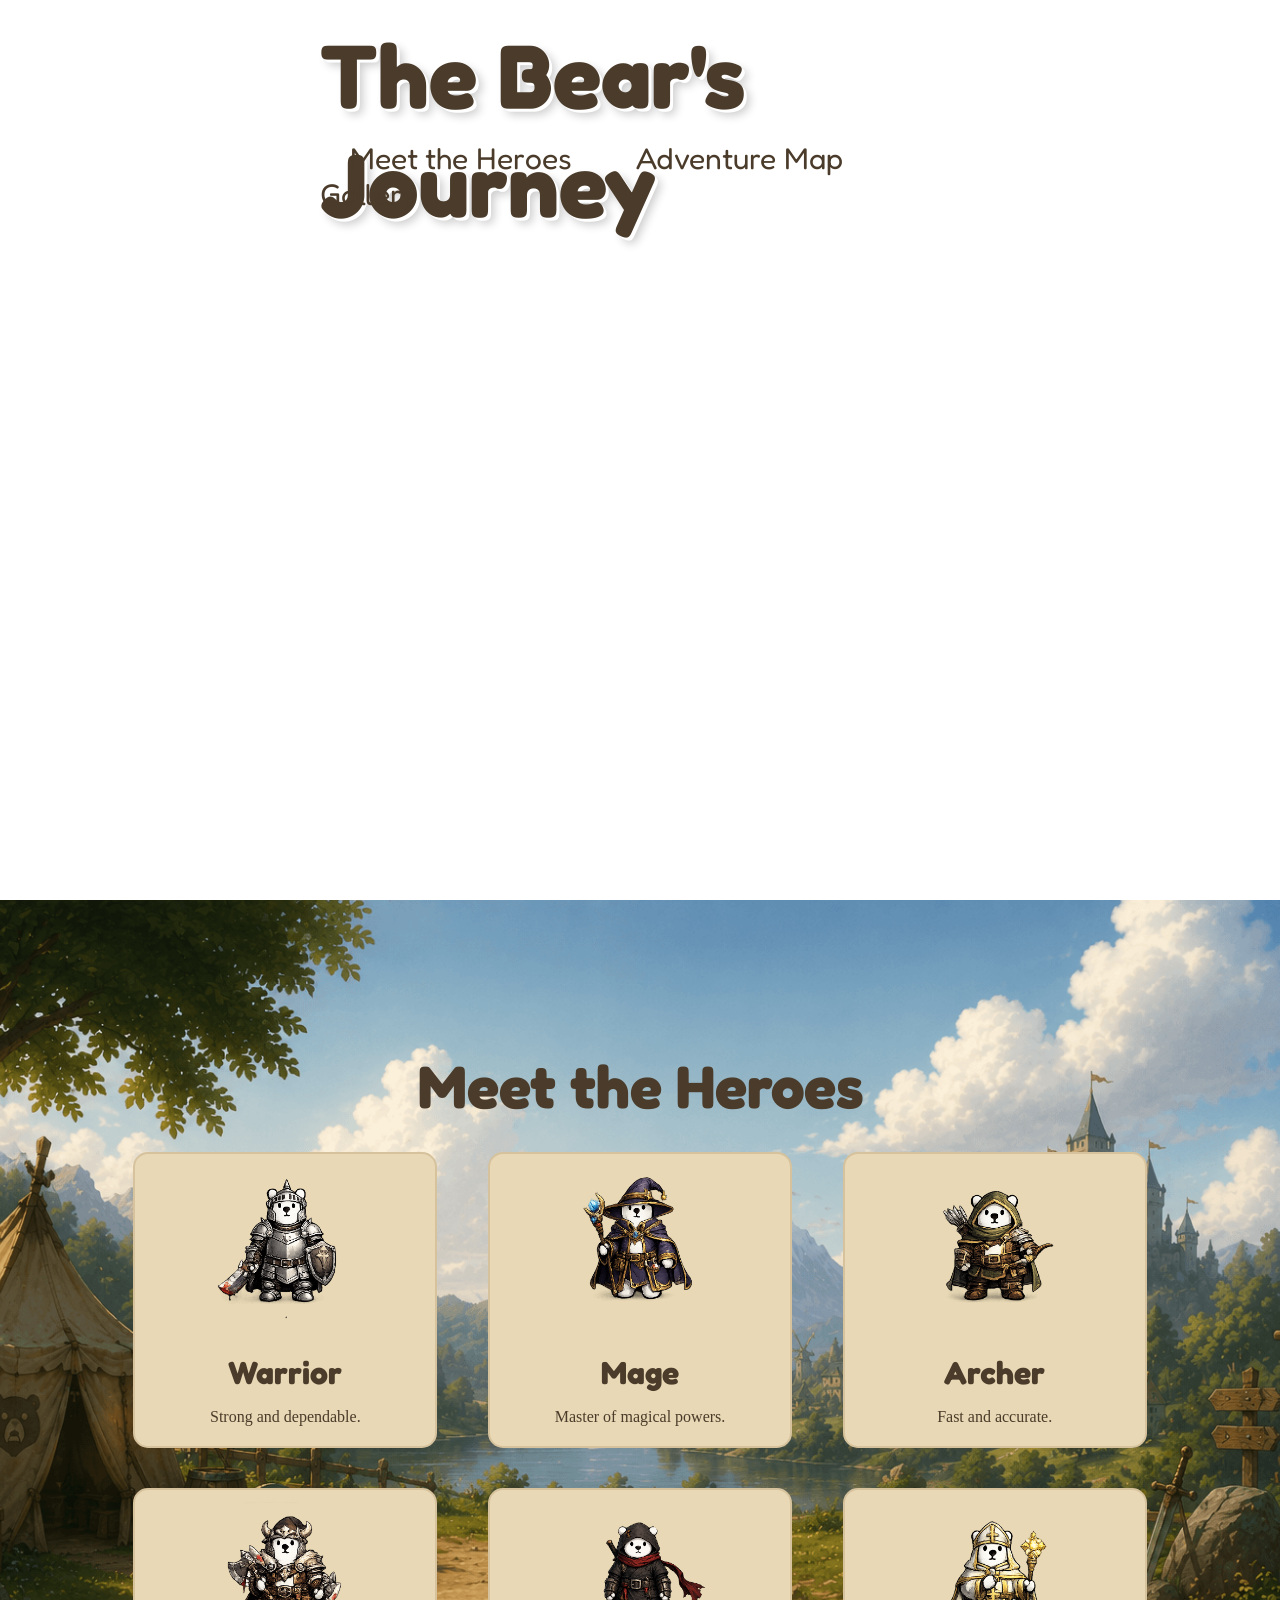
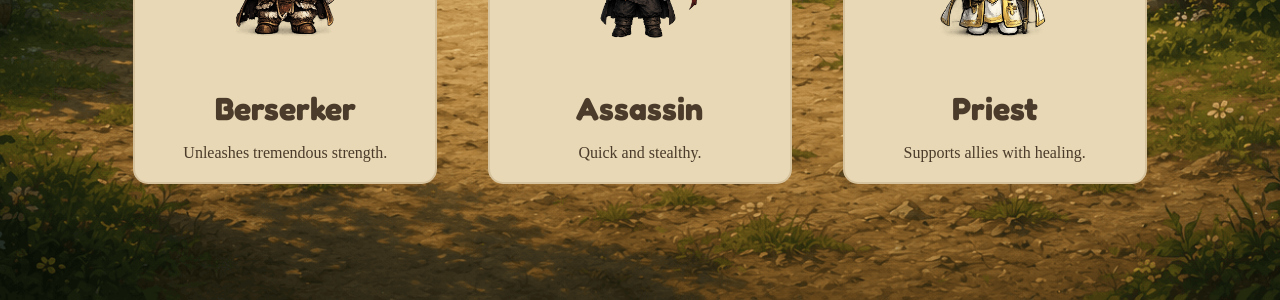
<file: index.html>
<!DOCTYPE html>
<html lang="en">

<head>

    <meta charset="UTF-8">

    <meta name="viewport"
          content="width=device-width, initial-scale=1.0">

    <link href="https://fonts.googleapis.com/css2?family=Fredoka:wght@600&display=swap"
          rel="stylesheet">

    <title>The Bear's Journey</title>
    

    <link rel="stylesheet" href="style.css">

</head>

<body>
  
    <h1 class="title">The Bear's Journey</h1>
  <nav class="navbar">
    <a href="#heroes">Meet the Heroes</a>
    <a href="Adventuremapgallery.html">Adventure Map Gallery</a>
</nav>
    
    <section class="hero">
        <div class="bear-container">

            <img src="bearstream/bear1.png" class="frame frame1">
            <img src="bearstream/bear2.png" class="frame frame2">
            <img src="bearstream/bear3.png" class="frame frame3">
            <img src="bearstream/bear4.png" class="frame frame4">
            <img src="bearstream/bear5.png" class="frame frame5">
            <img src="bearstream/bear6.png" class="frame frame6">
            <img src="bearstream/bear7.png" class="frame frame7">
            <img src="bearstream/bear8.png" class="frame frame8">
            <img src="bearstream/bear9.png" class="frame frame9">
            <img src="bearstream/bear10.png" class="frame frame10">
            <img src="bearstream/bear11.png" class="frame frame11">
            <img src="bearstream/bear12.png" class="frame frame12">
            <img src="bearstream/bear13.png" class="frame frame13">
            <img src="bearstream/bear14.png" class="frame frame14">
            <img src="bearstream/bear15.png" class="frame frame15">
            <img src="bearstream/bear16.png" class="frame frame16">
            <img src="bearstream/bear17.png" class="frame frame17">

        </div>

    </section>


  
<section class="gallery-section" id="heroes">

    <h2 class="gallery-title">Meet the Heroes</h2>

     

    <div class="gallery">
        
    <a href="warrior.html" class="hero-link">

<div class="hero-card">

    <img src="bearstream/warrior1.png"
         class="warrior">

    <h3>Warrior</h3>

    <p>Strong and dependable.</p>

</div>

</a>

    <a href="mage.html" class="hero-link"> 
        
<div class="hero-card">

    <img src="bearstream/mage1.png"
         class="mage">

    <h3>Mage</h3>
    
    <p>Master of magical powers.</p>

</div>
</a>
<a href="archer.html" class="hero-link">

<div class="hero-card">

    <img src="bearstream/archer1.png"
         class="archer">

    <h3>Archer</h3>

    <p>Fast and accurate.</p>

</div>
    </a>


        <a href="berserker.html" class="hero-link"> 
        
<div class="hero-card">

    <img src="bearstream/berserker1.png"
         class="berserker">

    <h3>Berserker</h3>

    <p>Unleashes tremendous strength.</p>

</div>
        </a>

<a href="assassin.html" class="hero-link">
        
<div class="hero-card">

    <img src="bearstream/assassin1.png"
         class="assassin">

    <h3>Assassin</h3>

    <p>Quick and stealthy.</p>

</div>
</a>
        
<a href="priest.html" class="hero-link">
        
<div class="hero-card">

    <img src="bearstream/priest1.png"
         class="priest">

    <h3>Priest</h3>
    
    <p>Supports allies with healing.</p>

</div>
    </a>
    
    </div>

</section>
</body>

</html>
</file>
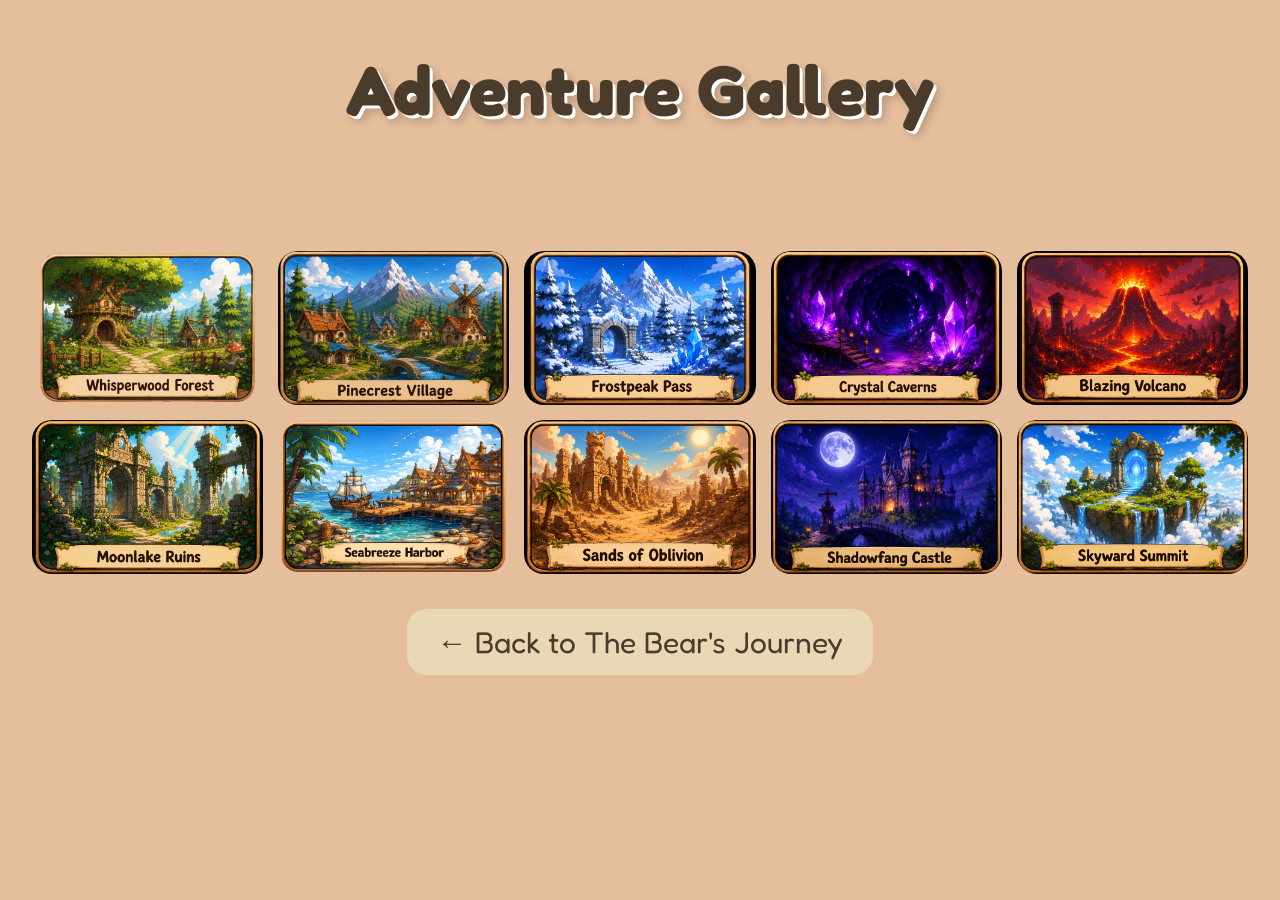
<file: Adventuremapgallery.html>
<!DOCTYPE html>
<html lang="en">
<head>
    <meta charset="UTF-8">
    <meta name="viewport" content="width=device-width, initial-scale=1.0">
    <title>Adventure Gallery</title>
    <link href="https://fonts.googleapis.com/css2?family=Fredoka:wght@600&display=swap"
          rel="stylesheet">
    <link rel="stylesheet" href="gallery.css">
</head>
<body>

<h1 class="title">Adventure Gallery</h1>
<br><br><br><br>
<div class="gallery">

    <img src="bearstream/whisperwood.png">
    <img src="bearstream/pinecrest.png">
    <img src="bearstream/frostpeak.png">
    <img src="bearstream/crystalcaverns.png">
    <img src="bearstream/blazingvolcano.png">
    <img src="bearstream/moonlakeruins.png">
    <img src="bearstream/seabreeze.png">
    <img src="bearstream/sands.png">
    <img src="bearstream/shadowfang.png">
    <img src="bearstream/skyward.png">

</div>
<div class="back-button">

    <a href="index.html">← Back to The Bear's Journey</a>

</div>
    
</body>
</html>
</file>
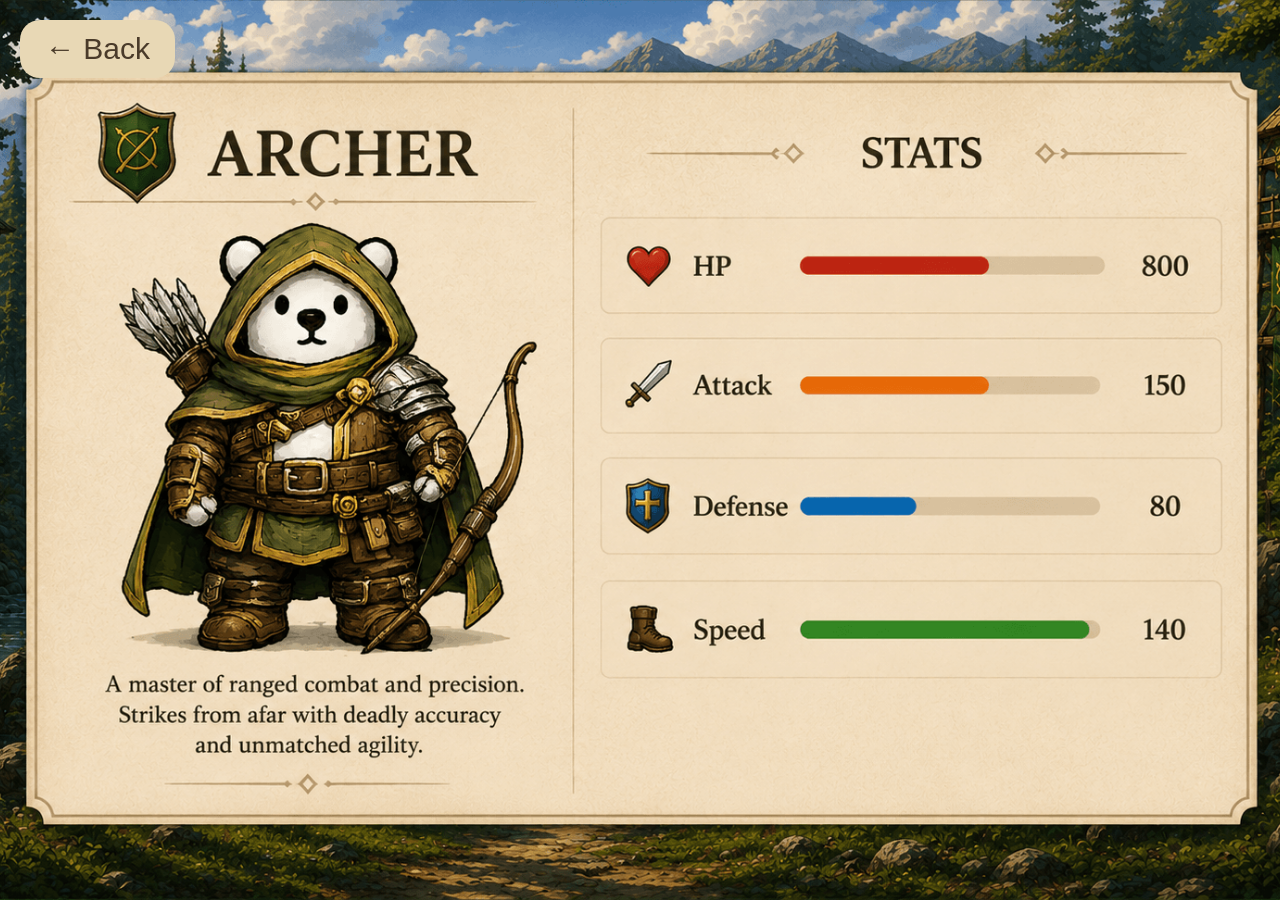
<file: archer.html>
<!DOCTYPE html>
<html lang="en">

<head>
    <title>Archer</title>
</head>

<body>

    <link rel="stylesheet" href="warrior.css">
 <a href="index.html#heroes" class="back-button">
    ← Back
</a>

  

    <img src="bearstream/archerclass.png" class="page">

</body>

</html>
</file>
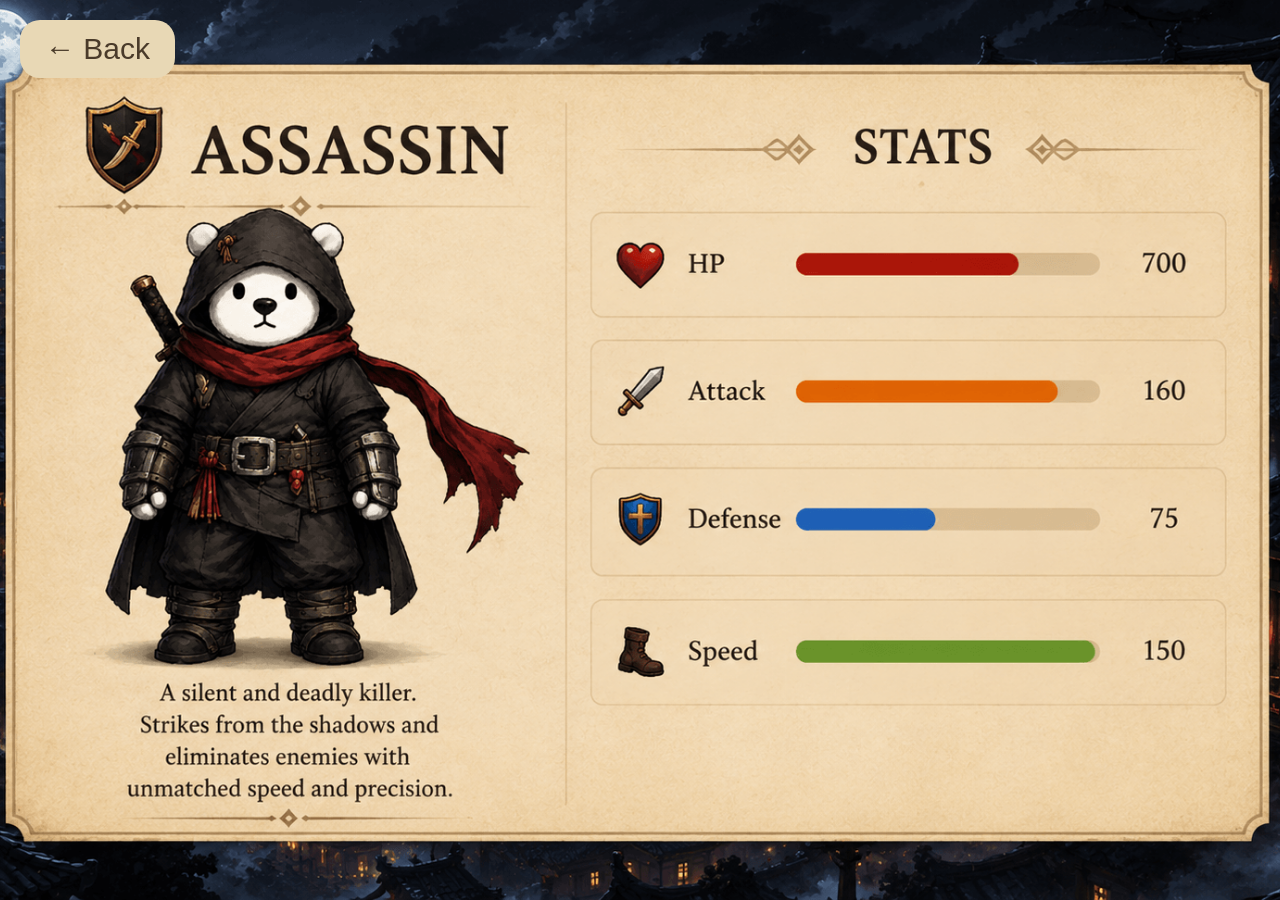
<file: assassin.html>
<!DOCTYPE html>
<html lang="en">

<head>
    <title>Assassin</title>
</head>

<body>

    <link rel="stylesheet" href="warrior.css">
  <a href="index.html#heroes" class="back-button">
    ← Back
</a>

    <img src="bearstream/assassinclass.png" class="page">

</body>

</html>
</file>
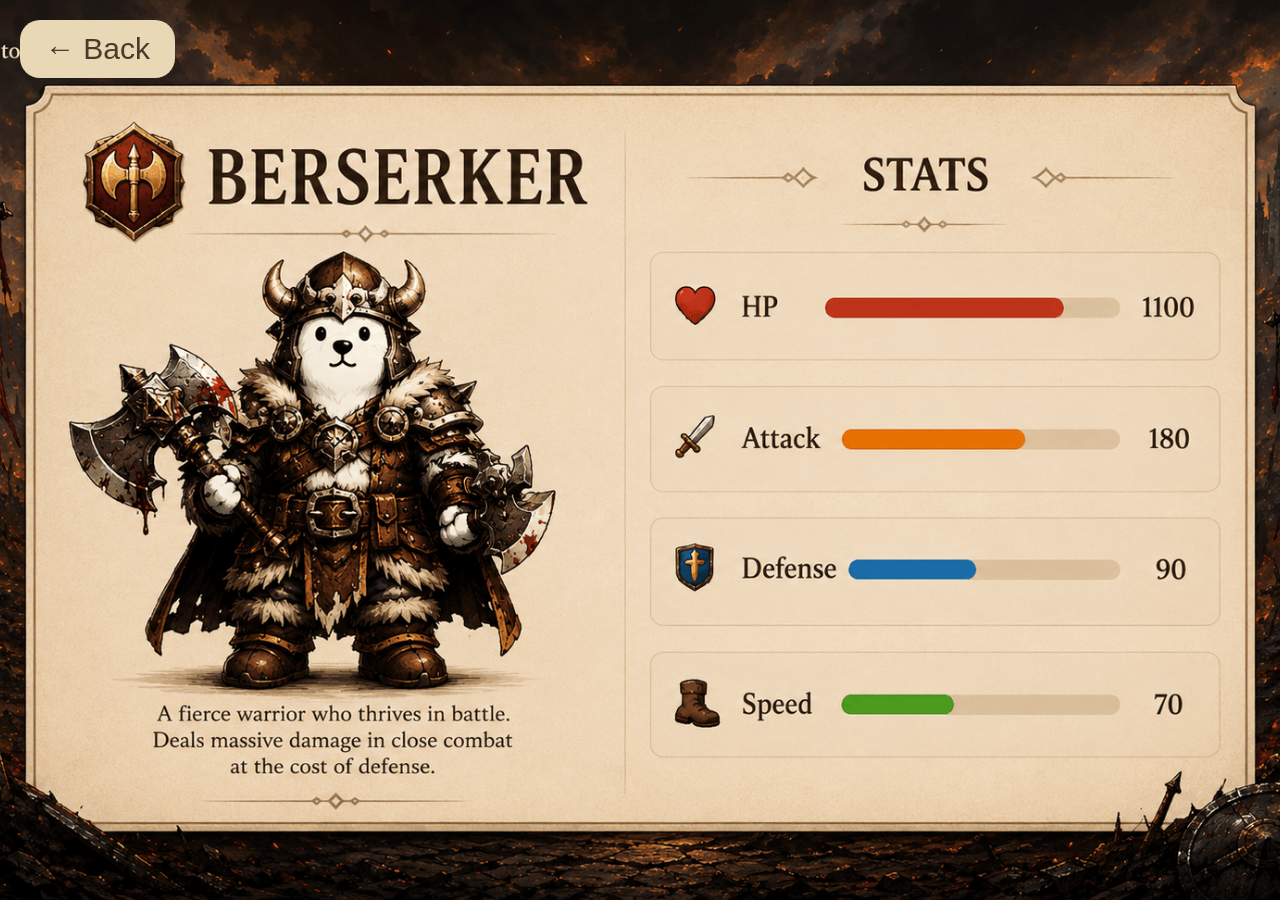
<file: berserker.html>
<!DOCTYPE html>
<html lang="en">

<head>
    <title>Berserker</title>
</head>

<body>

    <link rel="stylesheet" href="warrior.css">
<a href="index.html#heroes" class="back-button">
    ← Back
</a>


    <img src="bearstream/berserkerclass.png" class="page">

</body>

</html>
</file>
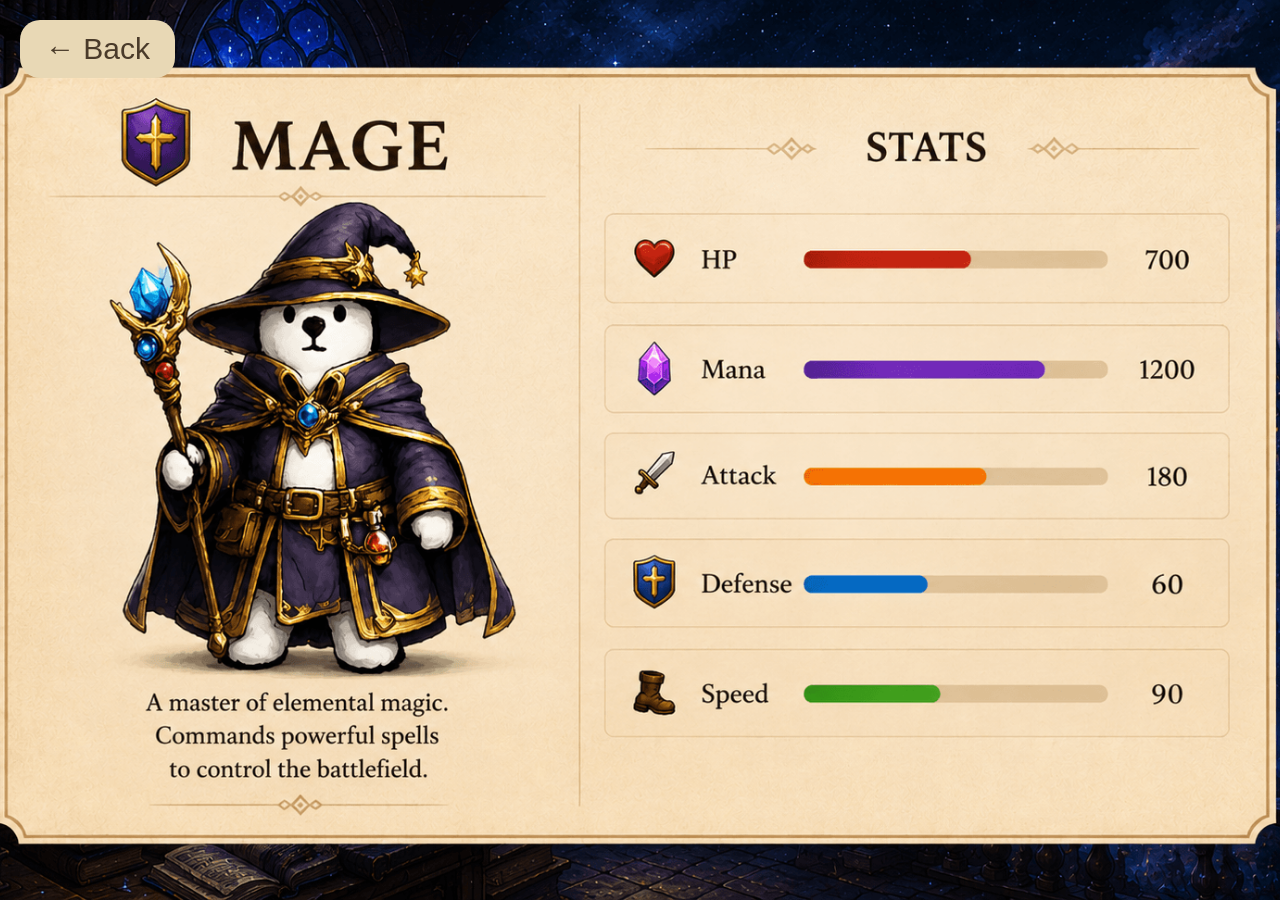
<file: mage.html>
<!DOCTYPE html>
<html lang="en">

<head>
    <title>Mage</title>
</head>

<body>

    <link rel="stylesheet" href="warrior.css">
   <a href="index.html#heroes" class="back-button">
    ← Back
</a>

    <img src="bearstream/mageclass.png" class="page">

</body>

</html>
</file>
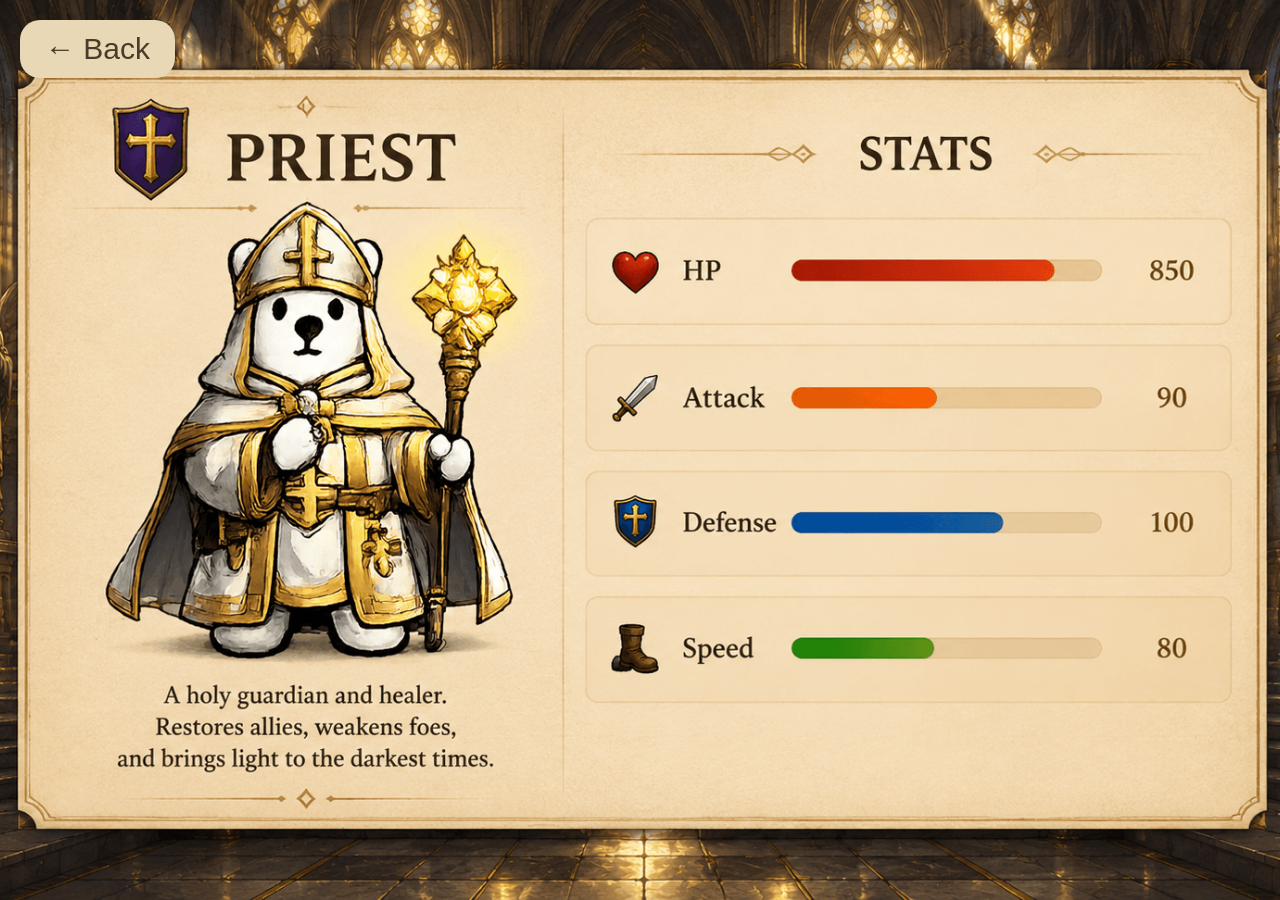
<file: priest.html>
<!DOCTYPE html>
<html lang="en">

<head>
    <title>Priest</title>
</head>

<body>

    <link rel="stylesheet" href="warrior.css">
  <a href="index.html#heroes" class="back-button">
    ← Back
</a>
 

    <img src="bearstream/priestclass.png" class="page">

</body>

</html>
</file>
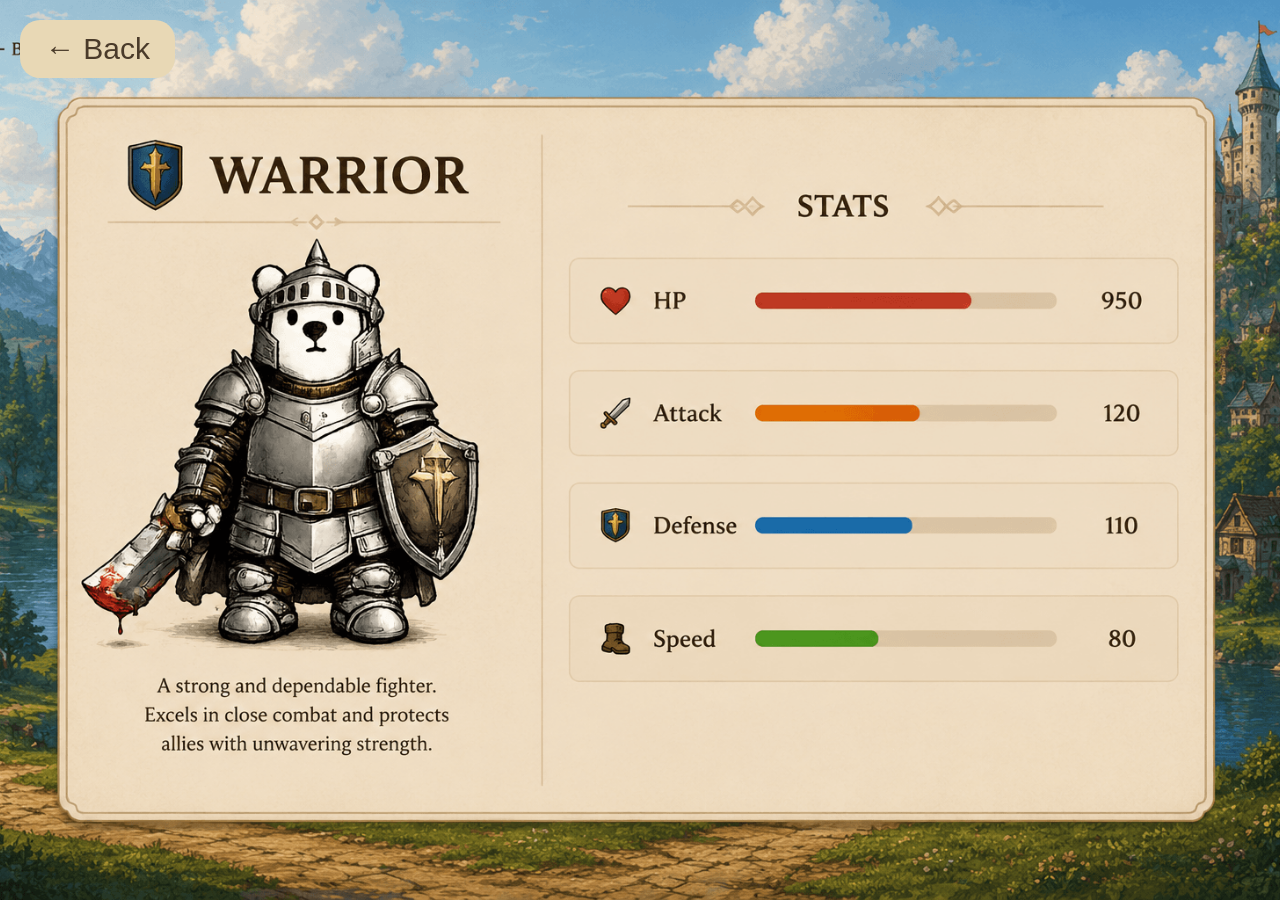
<file: warrior.html>
<!DOCTYPE html>
<html lang="en">

<head>
    <title>Warrior</title>
</head>

<body>

    <link rel="stylesheet" href="warrior.css">
 <a href="index.html#heroes" class="back-button">
    ← Back
</a>
  

    <img src="bearstream/warriorstat.png" class="page">

</body>

</html>
</file>
<file: style.css>
html{

    scroll-behavior: smooth;

}


body{

    margin:0;

}

.title {

    position: absolute;
    top: 20px;
    left: 50%;
    transform: translateX(-50%);
    margin: 0;
    font-family: 'Fredoka', sans-serif;
    font-size: 90px;
    color: #4a3b2a;
    z-index: 1000;
    text-shadow:
        3px 3px white,
        6px 6px 10px rgba(0,0,0,.2);

}


.hero{

    height:100vh;
    background-size:cover;
    background-position:center;
    overflow:hidden;
    display:flex;
    justify-content:center;
    align-items:center;

    animation: bgslide 18s linear infinite;
}

@keyframes bgslide{

    0%{
        background-image:url("bearstream/background1s.png");
    }

    33%{
        background-image:url("bearstream/background3.png");
    }

    66%{
        background-image:url("bearstream/background4.png");
    }

    100%{
        background-image:url("bearstream/background1s.png");
    }


}

.navbar{

    position: absolute;
    top: 140px;
    left: 50%;
    transform: translateX(-50%);
    z-index: 1000;

}

.navbar a{

    text-decoration: none;
    font-family: 'Fredoka', sans-serif;
    font-size: 30px;
    color: #4a3b2a;
    margin: 0 30px;
    transition: .3s;

}

.navbar a:hover{

    color: #d68c2c;

}
.bear-container{

    position:relative;
    width:2000px;
    height:1000px;
}


.frame{

    position:absolute;
    width:100%;
    top:0;
    left:0;
    opacity:0;
    animation:slideshow 3s infinite linear;

}

.frame1 {animation-delay:0s;}
.frame2 {animation-delay:.18s;}
.frame3 {animation-delay:.36s;}
.frame4 {animation-delay:.54s;}
.frame5 {animation-delay:.72s;}
.frame6 {animation-delay:.90s;}
.frame7 {animation-delay:1.08s;}
.frame8 {animation-delay:1.26s;}
.frame9 {animation-delay:1.44s;}
.frame10 {animation-delay:1.62s;}
.frame11 {animation-delay:1.80s;}
.frame12 {animation-delay:1.98s;}
.frame13 {animation-delay:2.16s;}
.frame14 {animation-delay:2.34s;}
.frame15 {animation-delay:2.52s;}
.frame16 {animation-delay:2.70s;}
.frame17 {animation-delay:2.88s;}



@keyframes slideshow{

    0%{
        opacity:1;
    }

    5.8%{
        opacity:1;
    }

    5.81%{
        opacity:0;
    }

    100%{
        opacity:0;
    }

}


.gallery-section{

    min-height:100vh;
    background-image:url("bearstream/background2.png");
    background-size:cover;
    background-position:center;
    padding-top:100px;
    text-align:center;
}


.gallery-title{

    font-family:'Fredoka', sans-serif;
    font-size:60px;
    color:#4a3b2a;
    margin-bottom:10px;
}


.gallery-text{

    font-size:20px;
    color:#4a3b2a;
    margin-bottom:50px;
}


.gallery {

    display: grid;
    grid-template-columns: repeat(3, 1fr);
    gap: 40px;
    justify-items: center;
    width: 80%;
    margin: auto;
    padding-top: 20px;

}


.hero-card{

    width:300px;
    background-color:#e8d8b5;
    border:2px solid #d6c29d;
    border-radius:15px;
    overflow:hidden;
    transition:.3s;
}


.hero-card:hover{

    transform:translateY(-5px);

}


.hero-card img{

    width:60%;
    height:180px;
    object-fit:contain;

}


.hero-card h3{

    font-family:'Fredoka', sans-serif;
    font-size:32px;
    color:#4a3b2a;
    margin-top:15px;
    margin-bottom:10px;

}


.hero-card p{

    color:#4a3b2a;
    margin-bottom:20px;
}
.warrior:hover{

    content:url("bearstream/warrior2.png");

}

.mage:hover{

    content:url("bearstream/mage2.png");

}

.archer:hover{

    content:url("bearstream/archer2.png");

}

.berserker:hover{

    content:url("bearstream/berserker2.png");

}

.assassin:hover{

    content:url("bearstream/assassin2.png");

}

.priest:hover{

    content:url("bearstream/priest2.png");

}

.hero-link{

    text-decoration:none;

    color:inherit;

}
</file>
<file: gallery.css>
body{

    margin:0;
    background-color:#e5be9c;

}


.title{

    text-align:center;
    font-family:'Fredoka', sans-serif;
    font-size:70px;
    color:#4a3b2a;

    text-shadow:
        3px 3px white,
        6px 6px 10px rgba(0,0,0,.2);

}


.gallery{

    width:95%;
    margin:auto;

    display:grid;

    grid-template-columns:repeat(5,1fr);

    gap:15px;

}


.gallery img{

    width:100%;

    border-radius:20px;

    cursor:pointer;

    transition:.3s;

}


.gallery img:hover{

    transform:scale(1.08);
    filter:brightness(1.1);



}

.back-button{

    text-align:center;
    margin:50px 0;

}


.back-button a{

    text-decoration:none;

    font-family:'Fredoka', sans-serif;

    font-size:30px;

    color:#4a3b2a;

    background-color:#e8d8b5;

    padding:15px 30px;

    border-radius:20px;

    transition:.3s;

}


.back-button a:hover{

    background-color:#d6c29d;

    transform:scale(1.05);

    display:inline-block;

}
</file>
<file: warrior.css>
html, body{
    margin: 0;
    width: 100%;
    height: 100%;
    overflow: hidden; /* removes scrolling */
}

body{
    background-color: #e8d8b5;
}

.page{
    width: 100vw;
    height: 100vh;
    object-fit: cover;
    display: block;
}

.back-button{
    position: fixed;
    top: 20px;
    left: 20px;

    text-decoration: none;

    font-family: 'Fredoka', sans-serif;
    font-size: 30px;

    color: #4a3b2a;

    background-color: #e8d8b5;

    padding: 12px 25px;

    border-radius: 20px;

    transition: .3s;

    z-index: 1000;
}

.back-button:hover{
    background-color: #d6c29d;
    transform: scale(1.05);
}
</file>
